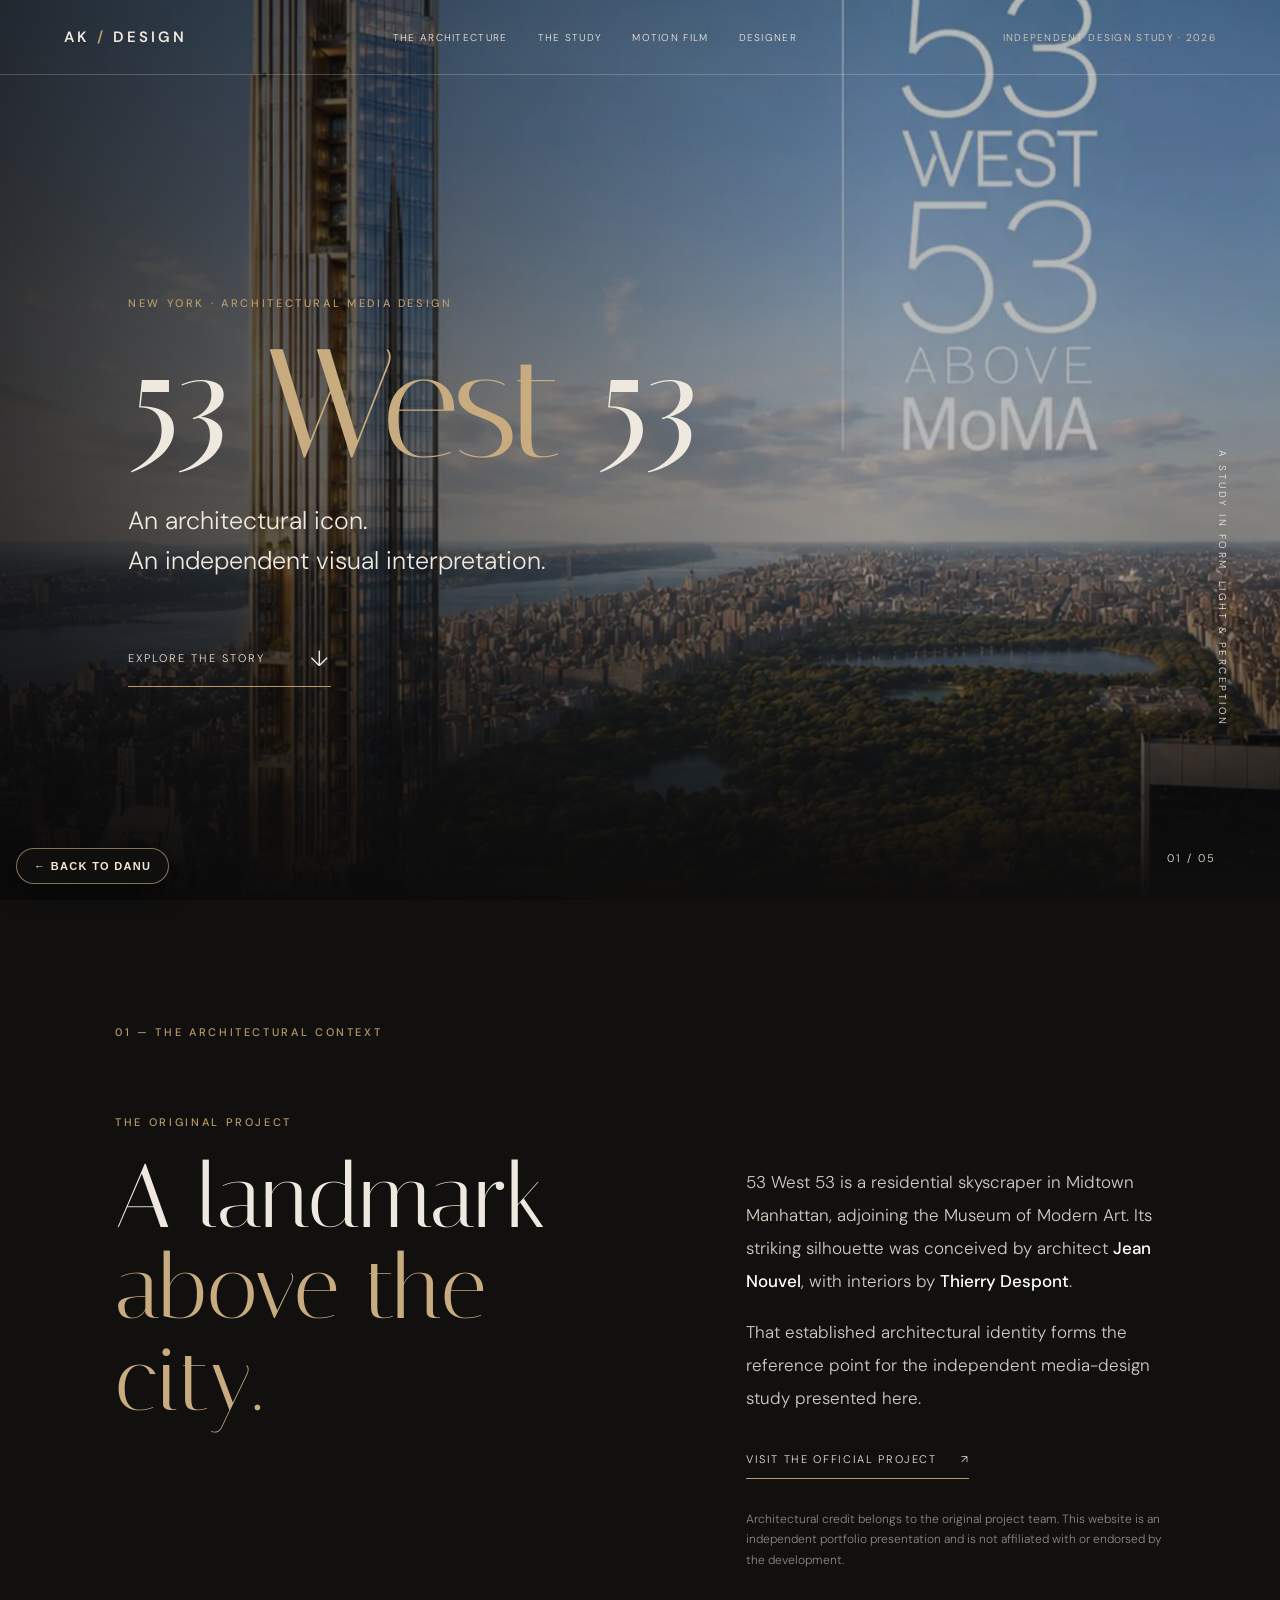
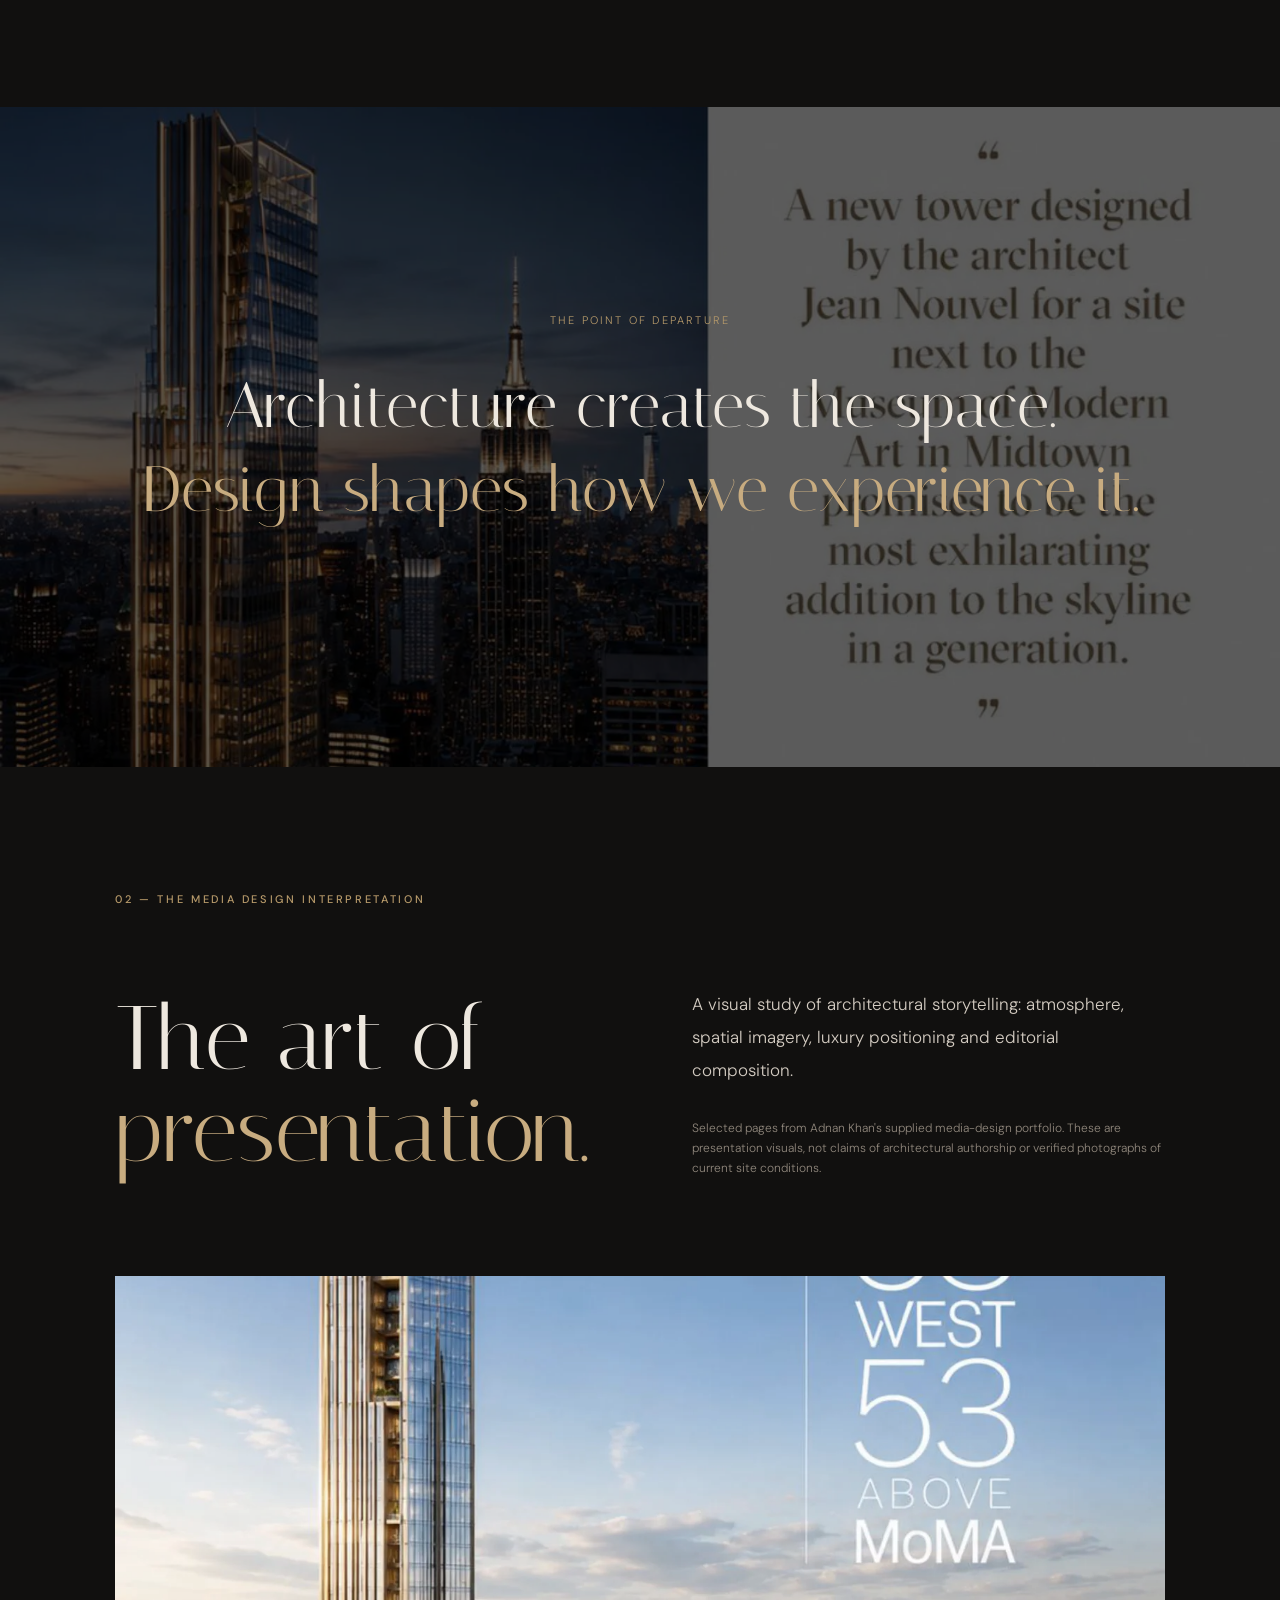
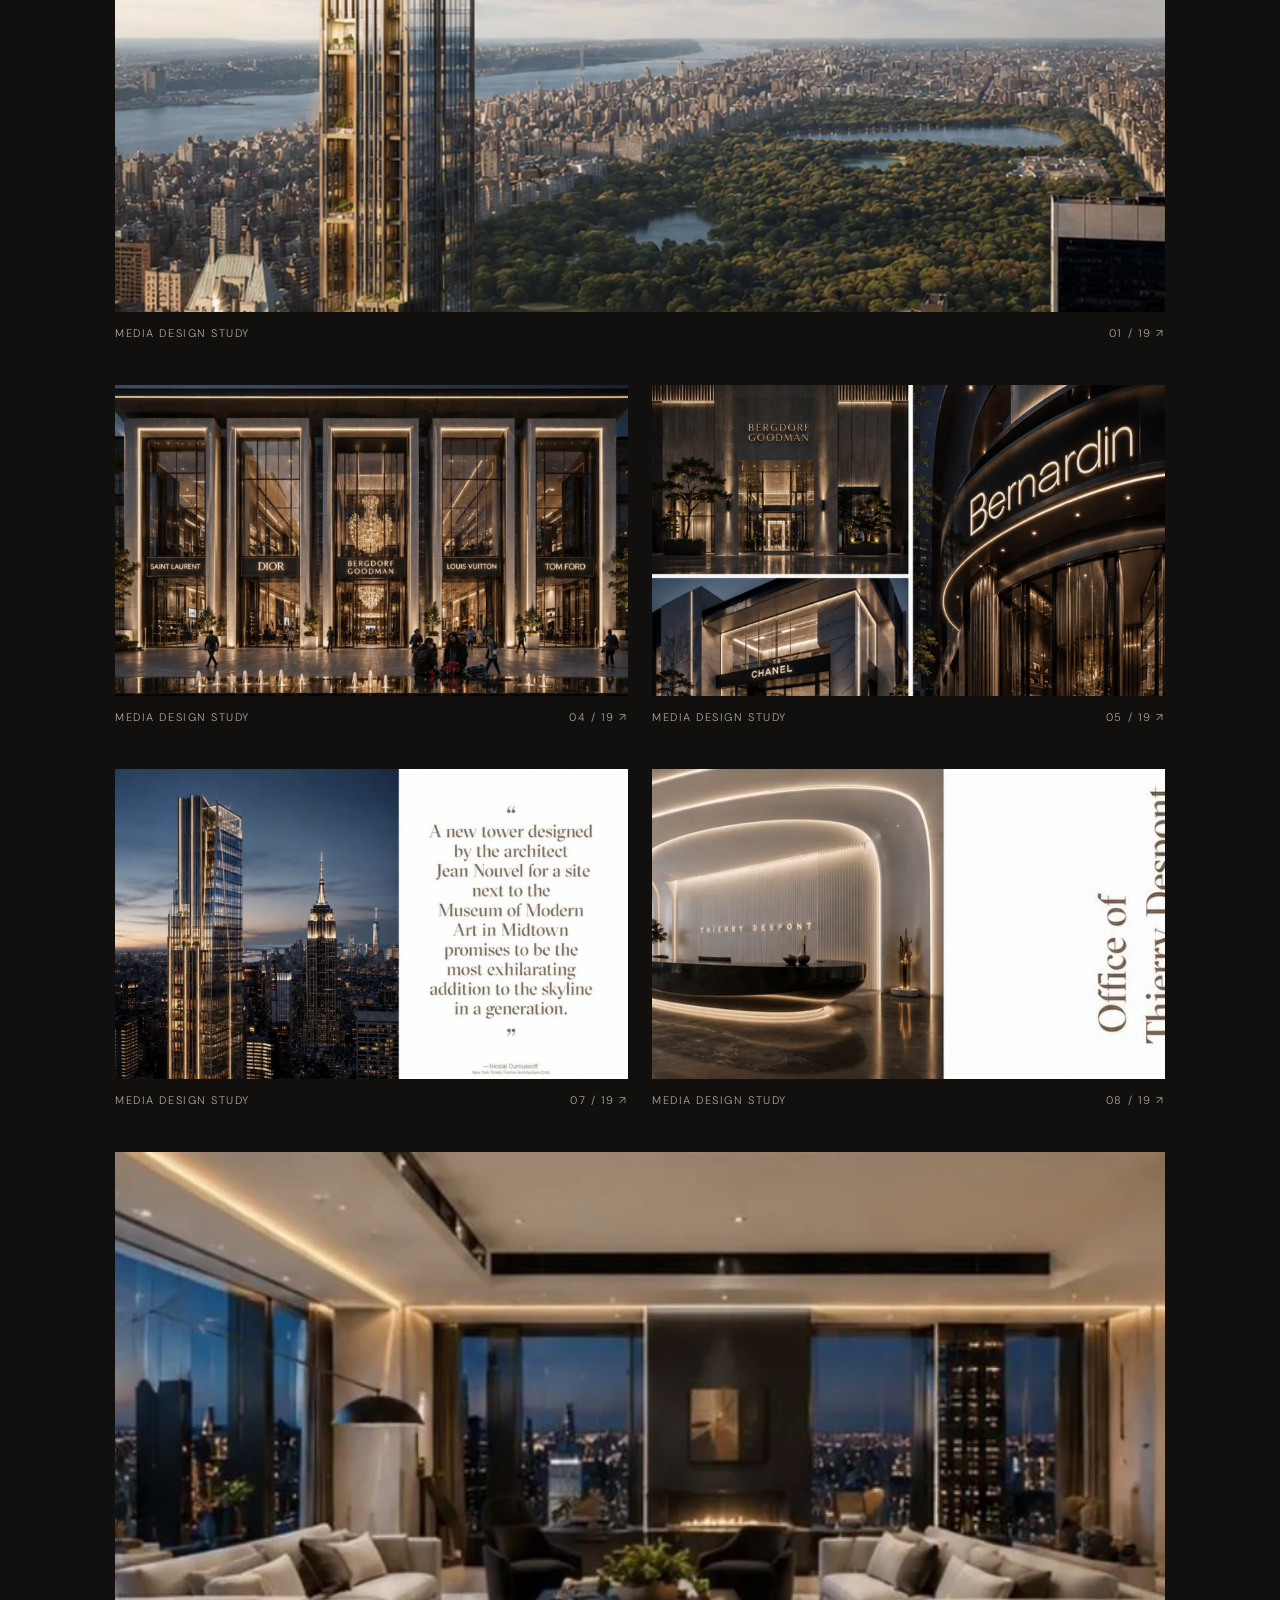
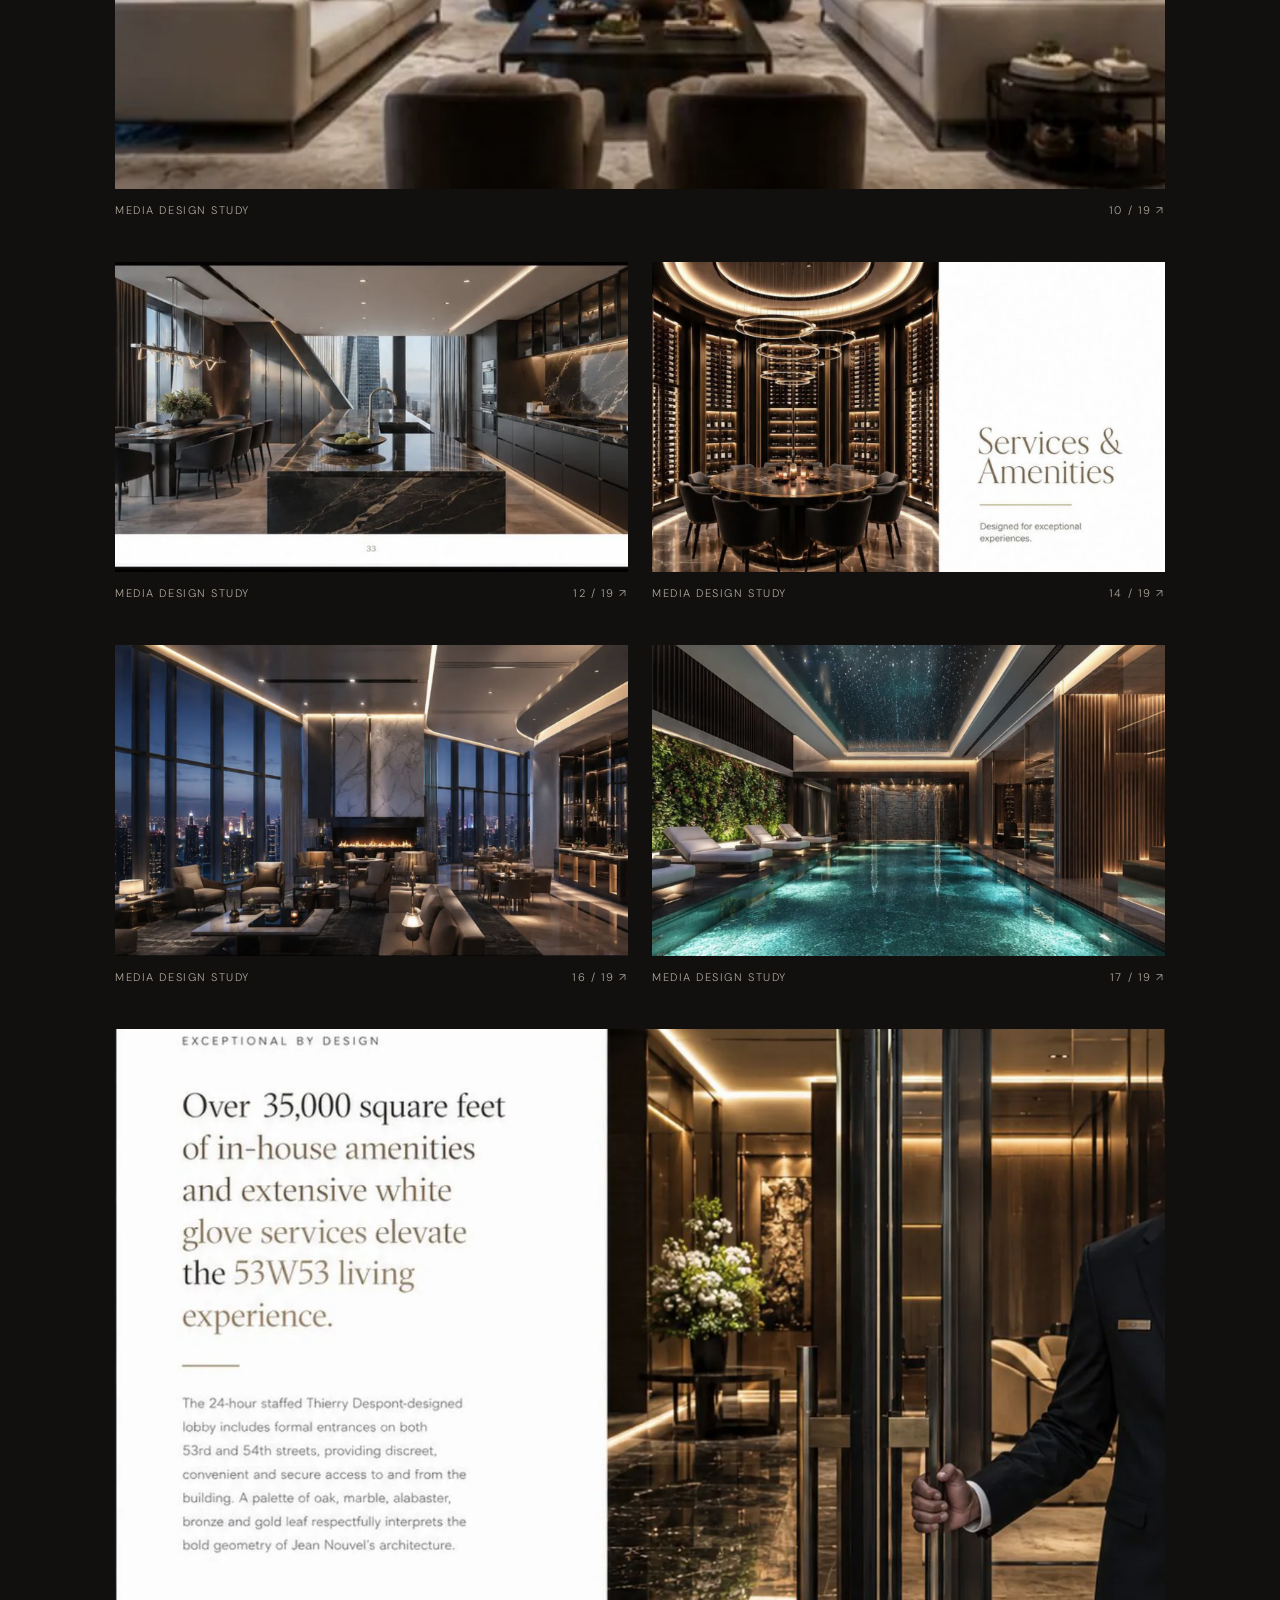
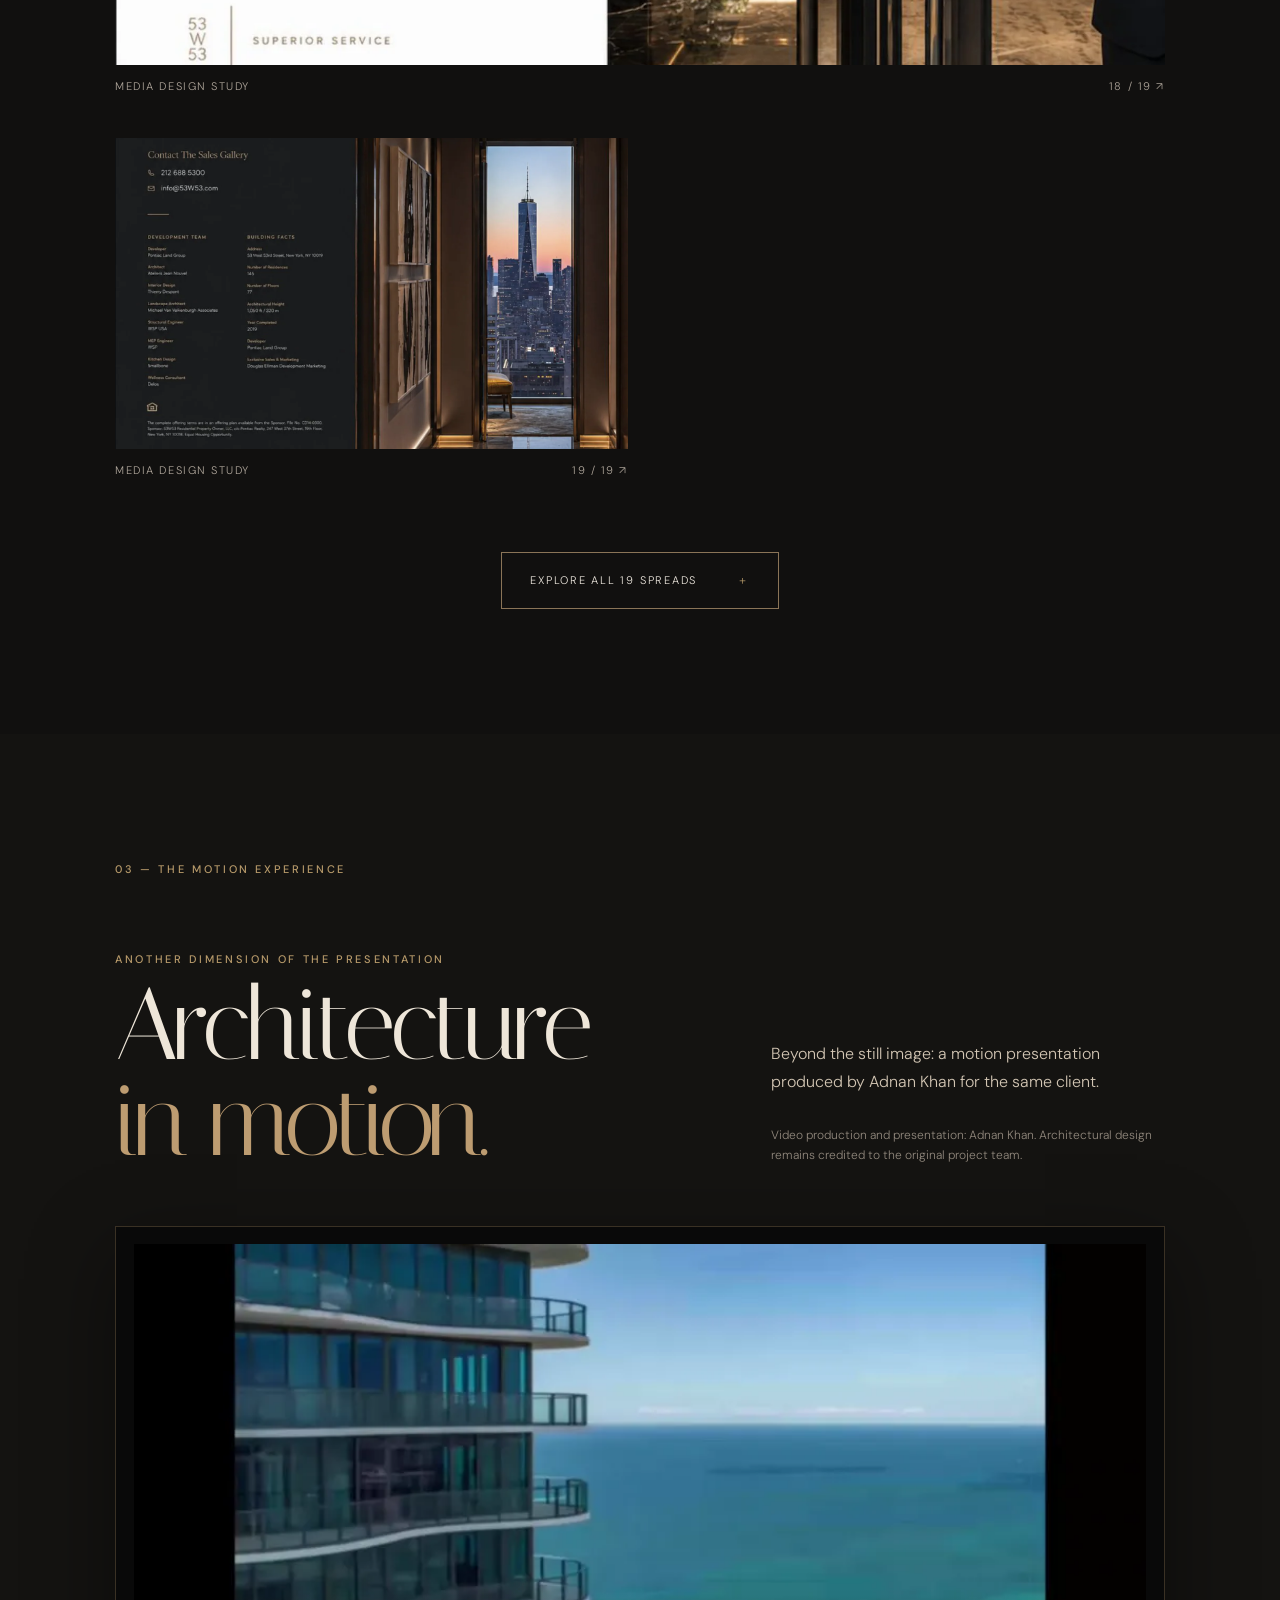
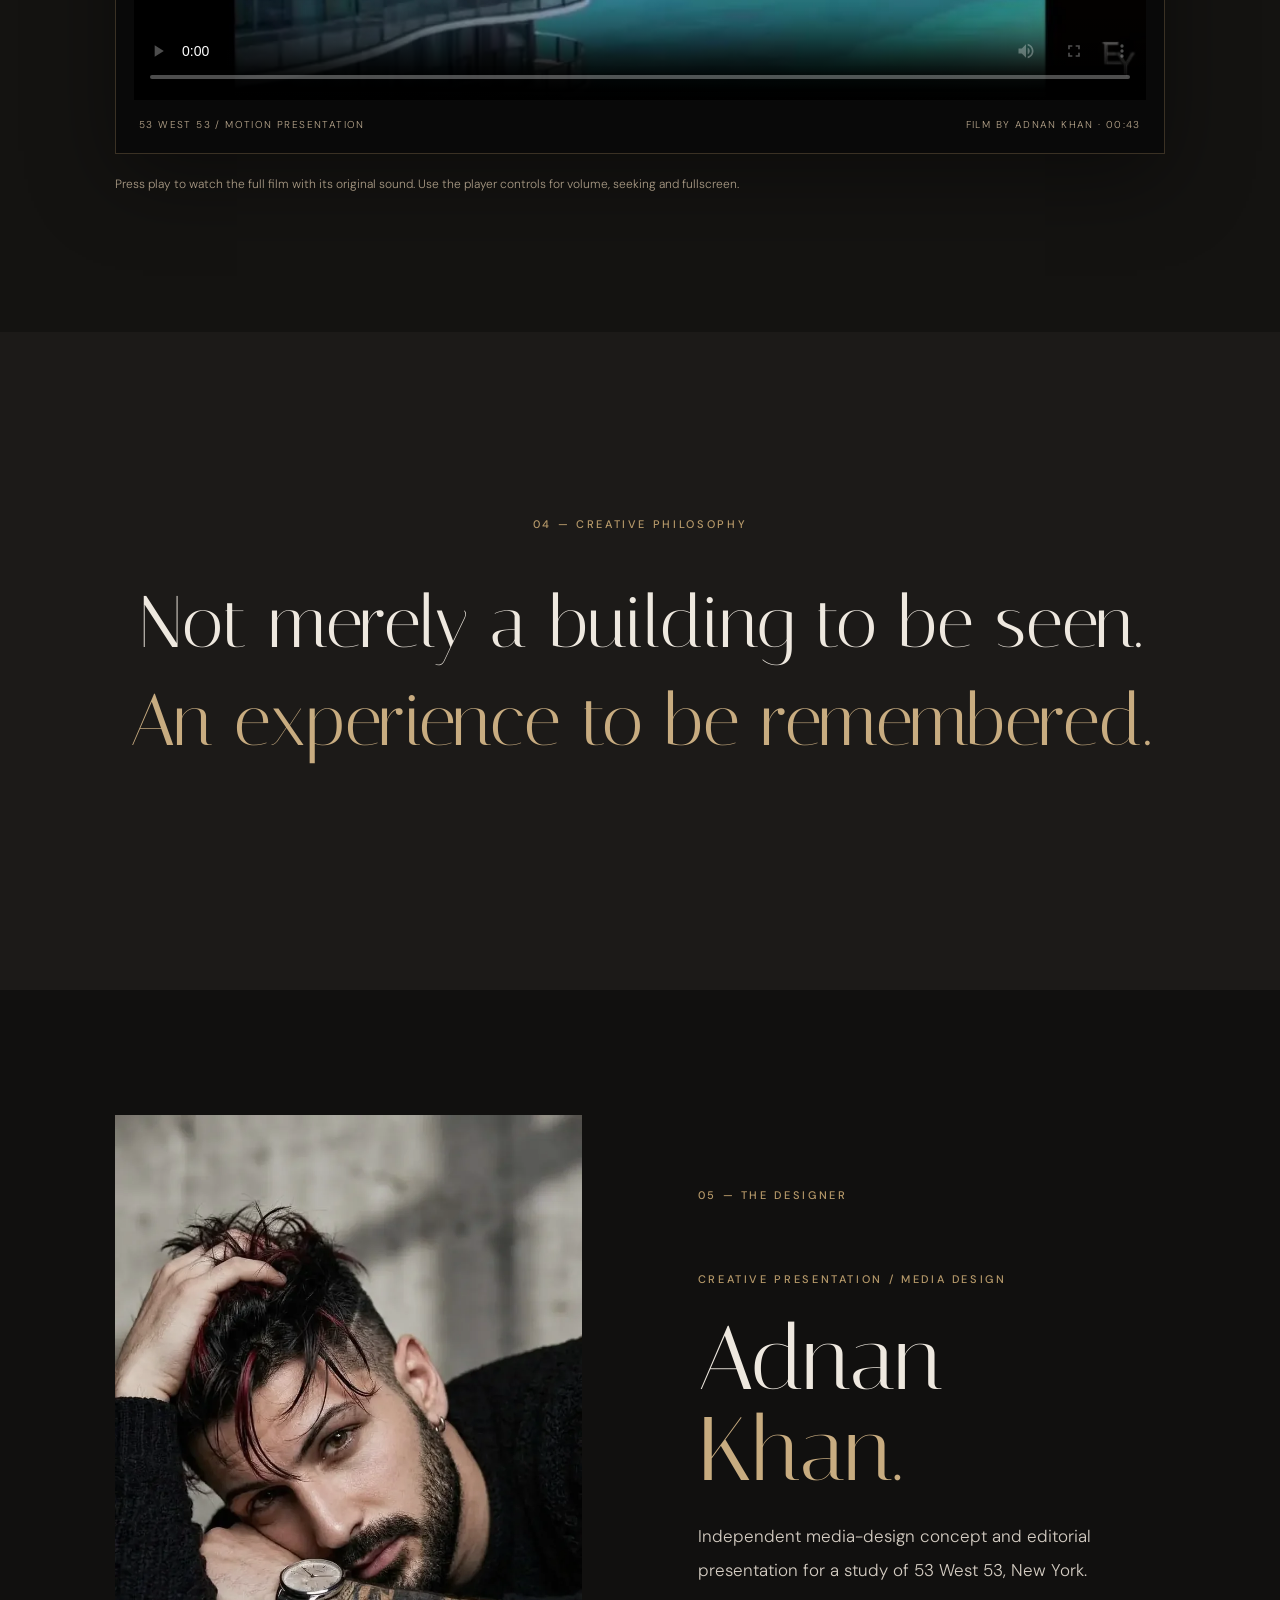
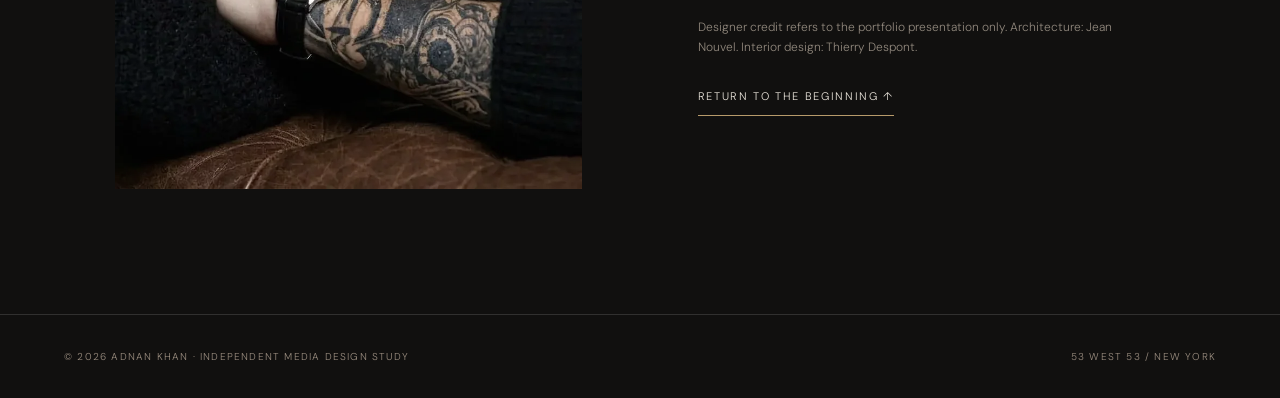
<file: media-design/index.html>
<!doctype html>
<html lang="en">
<head>
<meta charset="utf-8">
<meta name="viewport" content="width=device-width, initial-scale=1">
<meta name="theme-color" content="#11100f">
<meta name="description" content="53 West 53 — an independent architectural media-design study by Adnan Khan.">
<title>53 West 53 — A Media Design Study | Adnan Khan</title>
<link rel="preconnect" href="https://fonts.googleapis.com">
<link rel="preconnect" href="https://fonts.gstatic.com" crossorigin>
<link href="https://fonts.googleapis.com/css2?family=DM+Sans:wght@300;400;500;600&family=Italiana&display=swap" rel="stylesheet">
<link rel="preload" as="image" href="assets/spread-01.webp">
<link rel="stylesheet" href="styles.css">
</head>
<body>
<div class="progress" id="progress"></div>
<header class="topbar">
<a href="#top" class="brand">AK<span> / </span>DESIGN</a>
<nav aria-label="Main navigation">
<a href="#context">The architecture</a>
<a href="#work">The study</a>
<a href="#motion">Motion film</a>
<a href="#designer">Designer</a>
</nav>
<span class="top-note">INDEPENDENT DESIGN STUDY · 2026</span>
</header>
<main id="top">
<section class="hero" aria-label="53 West 53 introduction">
<div class="hero-image"></div>
<div class="hero-shade"></div>
<div class="hero-content">
<p class="eyebrow reveal">NEW YORK · ARCHITECTURAL MEDIA DESIGN</p>
<h1 class="reveal">53 <em>West</em> 53</h1>
<p class="hero-sub reveal">An architectural icon.<br>An independent visual interpretation.</p>
<a class="explore reveal" href="#context">EXPLORE THE STORY <span aria-hidden="true">↓</span></a>
</div>
<div class="hero-side">A STUDY IN FORM, LIGHT &amp; PERCEPTION</div>
<div class="hero-counter">01 / 05</div>
</section>
<section class="intro section" id="context">
<div class="section-marker reveal">01 — THE ARCHITECTURAL CONTEXT</div>
<div class="intro-grid">
<div>
<p class="eyebrow reveal">THE ORIGINAL PROJECT</p>
<h2 class="reveal">A landmark<br><i>above the city.</i></h2>
</div>
<div class="intro-copy reveal">
<p>53 West 53 is a residential skyscraper in Midtown Manhattan, adjoining the Museum of Modern Art. Its striking silhouette was conceived by architect <strong>Jean Nouvel</strong>, with interiors by <strong>Thierry Despont</strong>.</p>
<p>That established architectural identity forms the reference point for the independent media-design study presented here.</p>
<a href="https://53w53.com/" target="_blank" rel="noopener noreferrer" class="text-link">VISIT THE OFFICIAL PROJECT <span>↗</span></a>
<p class="fineprint">Architectural credit belongs to the original project team. This website is an independent portfolio presentation and is not affiliated with or endorsed by the development.</p>
</div>
</div>
</section>
<section class="interlude">
<div class="interlude-image"></div>
<div class="interlude-text reveal">
<span>THE POINT OF DEPARTURE</span>
<blockquote>Architecture creates the space.<br><em>Design shapes how we experience it.</em></blockquote>
</div>
</section>
<section class="work section" id="work">
<div class="section-marker reveal">02 — THE MEDIA DESIGN INTERPRETATION</div>
<div class="work-heading">
<h2 class="reveal">The art of<br><i>presentation.</i></h2>
<div class="reveal">
<p>A visual study of architectural storytelling: atmosphere, spatial imagery, luxury positioning and editorial composition.</p>
<p class="fineprint">Selected pages from Adnan Khan's supplied media-design portfolio. These are presentation visuals, not claims of architectural authorship or verified photographs of current site conditions.</p>
</div>
</div>
<div id="gallery" class="gallery"></div>
<div class="gallery-controls">
<button id="showAll" class="outline-button" type="button">EXPLORE ALL 19 SPREADS <span>＋</span></button>
</div>
</section>
<section class="motion section" id="motion" aria-labelledby="motion-title">
<div class="section-marker reveal">03 — THE MOTION EXPERIENCE</div>
<div class="motion-heading">
<div>
<p class="eyebrow reveal">ANOTHER DIMENSION OF THE PRESENTATION</p>
<h2 class="reveal" id="motion-title">Architecture<br><i>in motion.</i></h2>
</div>
<div class="motion-intro reveal">
<p>Beyond the still image: a motion presentation produced by Adnan Khan for the same client.</p>
<p class="fineprint">Video production and presentation: Adnan Khan. Architectural design remains credited to the original project team.</p>
</div>
</div>
<div class="motion-stage reveal">
<video id="projectFilm" controls playsinline preload="metadata" poster="assets/motion-poster.webp" aria-label="53 West 53 motion presentation produced by Adnan Khan">
<source src="assets/53w53-motion.mp4" type="video/mp4">
Your browser does not support embedded video.
</video>
<div class="motion-bottom">
<span>53 WEST 53 / MOTION PRESENTATION</span>
<span>FILM BY ADNAN KHAN · 00:43</span>
</div>
</div>
<p class="motion-hint reveal">Press play to watch the full film with its original sound. Use the player controls for volume, seeking and fullscreen.</p>
</section>
<section class="statement">
<span class="eyebrow reveal">04 — CREATIVE PHILOSOPHY</span>
<p class="reveal">Not merely a building to be seen.<br><em>An experience to be remembered.</em></p>
</section>
<section class="designer section" id="designer">
<div class="designer-image reveal">
<img src="assets/adnan-portrait.webp" alt="Portrait supplied for Adnan Khan's designer credit" loading="lazy">
</div>
<div class="designer-copy reveal">
<div class="section-marker">05 — THE DESIGNER</div>
<span class="eyebrow">CREATIVE PRESENTATION / MEDIA DESIGN</span>
<h2>Adnan<br><i>Khan.</i></h2>
<p>Independent media-design concept and editorial presentation for a study of 53 West 53, New York.</p>
<p class="fineprint">Designer credit refers to the portfolio presentation only. Architecture: Jean Nouvel. Interior design: Thierry Despont.</p>
<a href="#top" class="text-link">RETURN TO THE BEGINNING ↑</a>
</div>
</section>
</main>
<footer>
<span>© 2026 ADNAN KHAN · INDEPENDENT MEDIA DESIGN STUDY</span>
<span>53 WEST 53 / NEW YORK</span>
</footer>
<div id="lightbox" class="lightbox" role="dialog" aria-modal="true" aria-label="Portfolio spread viewer" hidden>
<button class="close" id="closeLightbox" aria-label="Close viewer">×</button>
<button class="lightbox-prev" id="prev" aria-label="Previous spread">‹</button>
<img id="lightboxImage" alt="Enlarged portfolio spread">
<button class="lightbox-next" id="next" aria-label="Next spread">›</button>
<div id="lightboxCount" class="lightbox-count"></div>
</div>
<script src="script.js" defer></script>
<a href="../index.html#design" class="danu-return" aria-label="Return to DANU portfolio">← BACK TO DANU</a>
<style>
.danu-return{position:fixed;z-index:9999;left:16px;bottom:16px;padding:11px 17px;border:1px solid #d0b68c99;border-radius:40px;background:#10100eea;color:#f5e8d4;text-decoration:none;font:600 11px Arial,sans-serif;letter-spacing:.12em;box-shadow:0 6px 24px #0008}
.danu-return:hover{background:#30271d}
@media(max-width:600px){.danu-return{bottom:calc(12px + env(safe-area-inset-bottom));left:12px}}
</style>
</body>
</html>
</file>
<file: media-design/styles.css>
:root{--bg:#11100f;--fg:#eee8df;--muted:#b0a79c;--gold:#b79a6a}*{box-sizing:border-box}html{scroll-behavior:smooth}body{margin:0;background:var(--bg);color:var(--fg);font-family:'DM Sans',Arial,sans-serif;font-weight:300}a{color:inherit;text-decoration:none}button{font:inherit}img{display:block;max-width:100%}.progress{position:fixed;z-index:100;top:0;left:0;height:2px;width:0;background:var(--gold)}.topbar{height:75px;position:absolute;z-index:10;top:0;left:0;width:100%;display:flex;align-items:center;justify-content:space-between;padding:0 5vw;border-bottom:1px solid #ffffff33}.brand{font-size:15px;font-weight:600;letter-spacing:.2em}.brand span{color:var(--gold)}nav{display:flex;gap:30px}nav a,.top-note{font-size:10px;letter-spacing:.13em;text-transform:uppercase}.top-note{color:#ddd0be}.hero{height:100svh;min-height:600px;position:relative;display:flex;align-items:center;overflow:hidden}.hero-image,.hero-shade{position:absolute;inset:0}.hero-image{background:url('assets/spread-01.webp') center 38%/cover no-repeat;transform:scale(1.04);animation:heroZoom 13s ease-out forwards}.hero-shade{background:linear-gradient(90deg,rgba(9,9,10,.82),rgba(9,9,10,.28) 70%),linear-gradient(0deg,#11100f 0%,transparent 38%)}@keyframes heroZoom{to{transform:scale(1)}}.hero-content{position:relative;margin-left:10vw;margin-top:8vh}.eyebrow,.section-marker{font-size:11px;letter-spacing:.24em;color:var(--gold);font-weight:500}.hero h1{font-family:Italiana,Georgia,serif;font-weight:400;font-size:clamp(85px,12vw,210px);line-height:.92;letter-spacing:-.04em;margin:24px 0}.hero h1 em,.section h2 i,.statement em,.interlude em{font-style:normal;color:#c8ac80}.hero-sub{font-size:clamp(17px,2vw,25px);line-height:1.6}.explore{display:inline-flex;align-items:center;gap:45px;font-size:11px;letter-spacing:.18em;margin-top:38px;padding-bottom:13px;border-bottom:1px solid var(--gold)}.explore span{font-size:22px}.hero-side{position:absolute;right:4vw;top:50%;writing-mode:vertical-rl;font-size:10px;letter-spacing:.25em}.hero-counter{position:absolute;bottom:35px;right:5vw;font-size:11px;letter-spacing:.18em}.section{padding:125px 9vw}.section-marker{margin-bottom:65px}.intro-grid{display:grid;grid-template-columns:1.2fr 1fr;gap:10vw}.section h2{font-family:Italiana,Georgia,serif;font-size:clamp(55px,7vw,115px);font-weight:400;line-height:1.02;margin:22px 0 0}.intro-copy{padding-top:45px;max-width:510px}.intro-copy p,.work-heading p,.designer-copy p{font-size:17px;line-height:1.95;color:#d4ccc2}.intro-copy strong{color:white;font-weight:500}.text-link{display:inline-flex;gap:24px;border-bottom:1px solid var(--gold);padding:20px 0 12px;font-size:11px;letter-spacing:.15em;color:var(--fg)}.fineprint{font-size:12px!important;color:#92897e!important;line-height:1.7!important;margin-top:30px}.interlude{min-height:660px;position:relative;display:grid;place-items:center;overflow:hidden}.interlude-image{position:absolute;inset:0;background:url('assets/spread-07.webp') center/cover;filter:brightness(.36)}.interlude-text{position:relative;text-align:center;padding:30px}.interlude-text span{font-size:11px;letter-spacing:.2em;color:var(--gold)}.interlude blockquote{font:clamp(34px,5vw,75px)/1.3 Italiana,Georgia,serif;margin:35px 0}.work-heading{display:grid;grid-template-columns:1fr 1fr;gap:8vw;margin-bottom:85px}.work-heading>div{max-width:470px;align-self:end}.gallery{display:grid;grid-template-columns:repeat(12,1fr);gap:45px 24px}.spread{grid-column:span 6;cursor:zoom-in;position:relative;border:0;background:transparent;color:inherit;padding:0;text-align:left}.spread.wide{grid-column:span 12}.spread img{width:100%;aspect-ratio:1.65;object-fit:cover;filter:saturate(.86);transition:filter .5s,transform .5s}.spread:hover img{filter:saturate(1.1)}.spread .frame{overflow:hidden;background:#27231e}.spread:hover img{transform:scale(1.025)}.spread-label{display:flex;justify-content:space-between;padding-top:14px;color:var(--muted);font-size:11px;letter-spacing:.14em}.spread[hidden]{display:none}.gallery-controls{text-align:center;margin-top:75px}.outline-button{padding:20px 28px;border:1px solid #8a7457;background:transparent;color:var(--fg);letter-spacing:.16em;font-size:11px;cursor:pointer}.outline-button span{margin-left:35px;color:var(--gold)}.statement{padding:180px 8vw;text-align:center;background:#1c1a18}.statement p{font:clamp(37px,5.7vw,86px)/1.35 Italiana,Georgia,serif;margin:40px 0}.designer{display:grid;grid-template-columns:1fr 1fr;gap:9vw;align-items:center}.designer-image{overflow:hidden;max-height:740px}.designer-image img{width:100%;height:100%;max-height:740px;object-fit:cover;object-position:center 20%;filter:saturate(.8)}.designer-copy h2{margin:25px 0}.designer-copy p{max-width:440px}footer{border-top:1px solid #ffffff22;padding:35px 5vw;display:flex;justify-content:space-between;gap:20px;color:#9b8e80;font-size:10px;letter-spacing:.12em}.reveal{opacity:0;transform:translateY(25px);transition:opacity .9s,transform .9s}.reveal.visible{opacity:1;transform:none}.lightbox{position:fixed;inset:0;z-index:200;background:rgba(9,9,9,.97);display:flex;align-items:center;justify-content:center;padding:6vh 7vw}.lightbox[hidden]{display:none}.lightbox img{max-width:100%;max-height:87vh;object-fit:contain}.lightbox button{position:absolute;color:white;background:transparent;border:0;cursor:pointer;font-size:44px}.close{right:3vw;top:12px}.lightbox-prev{left:2vw}.lightbox-next{right:2vw}.lightbox-count{position:absolute;bottom:20px;font-size:12px;letter-spacing:.15em;color:var(--gold)}@media(max-width:800px){.topbar{height:65px;padding:0 5vw}nav{gap:13px}nav a{font-size:9px}.top-note{display:none}.hero-content{margin-left:7vw}.hero h1{font-size:clamp(70px,16vw,125px)}.hero-side{display:none}.section{padding:85px 6vw}.section-marker{margin-bottom:38px}.intro-grid,.work-heading,.designer{grid-template-columns:1fr;gap:20px}.intro-copy{padding-top:0}.interlude{min-height:460px}.gallery{gap:30px}.spread,.spread.wide{grid-column:span 12}.statement{padding:100px 6vw}footer{flex-direction:column}.designer-image{max-height:500px}}@media(prefers-reduced-motion:reduce){html{scroll-behavior:auto}.reveal{opacity:1;transform:none;transition:none}.hero-image{animation:none;transform:none}*{transition-duration:.01ms!important}}

/* Motion film chapter */
.motion{background:#141311;padding-top:clamp(75px,10vw,150px);padding-bottom:clamp(75px,10vw,150px)}
.motion-heading{display:grid;grid-template-columns:1.2fr .8fr;gap:5vw;align-items:end;margin:4rem 0 3rem}
.motion-heading h2{font-size:clamp(3.4rem,8vw,9rem);line-height:.94;letter-spacing:-.045em;font-weight:400;margin:.5rem 0;color:#eee6d9}
.motion-heading h2 i{font-weight:300;color:#bd9c71}
.motion-intro{max-width:420px;color:#d3c6b4;line-height:1.7}
.motion-stage{border:1px solid rgba(198,164,112,.26);background:#090909;padding:clamp(8px,1.4vw,18px);box-shadow:0 25px 80px rgba(0,0,0,.4)}
.motion-stage video{display:block;width:100%;height:auto;max-height:78vh;aspect-ratio:1280/576;object-fit:contain;background:#000}
.motion-bottom{display:flex;justify-content:space-between;gap:15px;padding:18px 5px 4px;color:#baa88e;font-size:10px;letter-spacing:.14em}
.motion-hint{color:#a99a85;font-size:12px;margin-top:22px}
@media(max-width:700px){.motion-heading{grid-template-columns:1fr;gap:1rem;margin:2.5rem 0}.motion-bottom{flex-direction:column;gap:7px;font-size:9px}.motion-stage video{max-height:none}}
</file>
